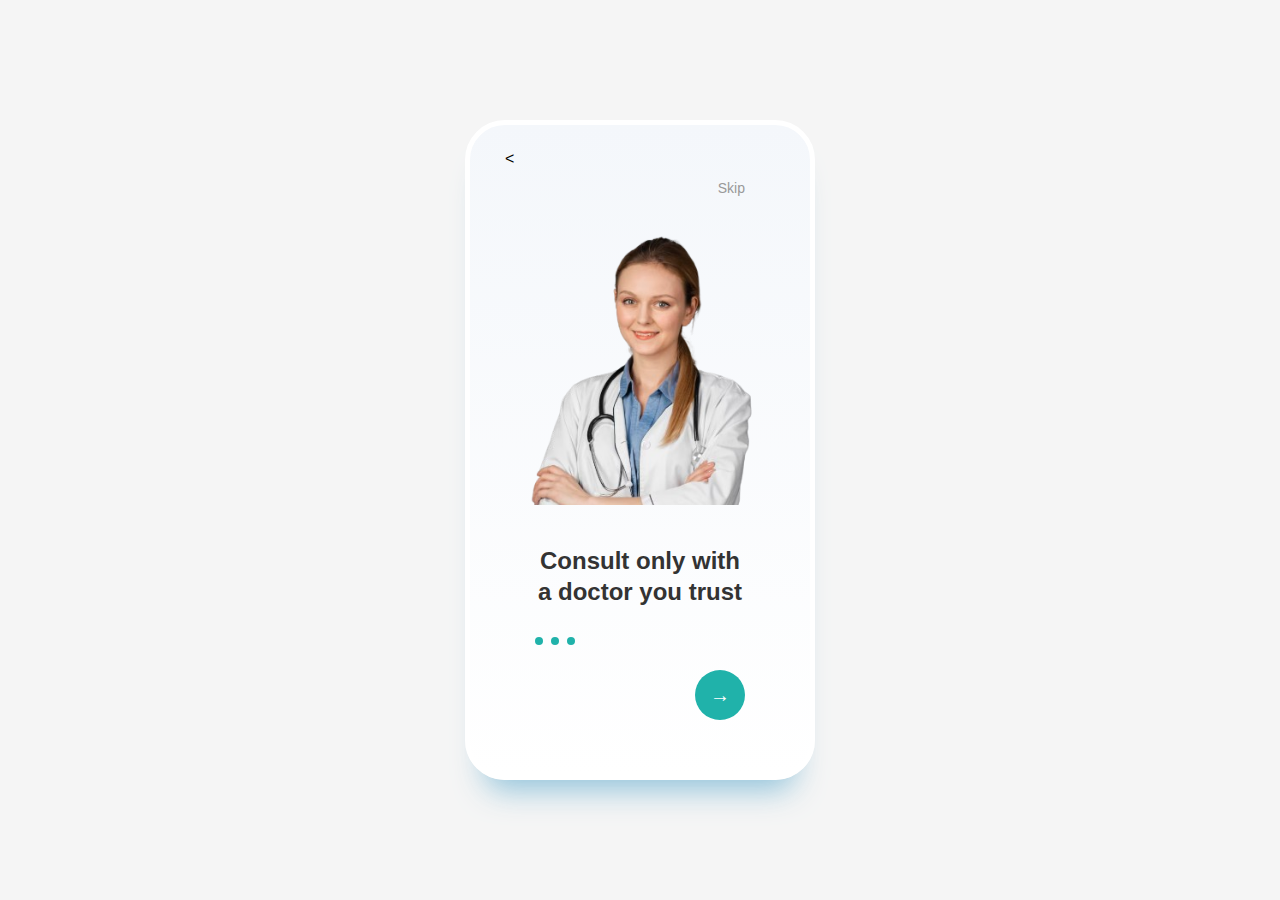
<file: UzMed/index.html>
<!DOCTYPE html>
<html lang="uz">
<head>
    <meta charset="UTF-8">
    <meta name="viewport" content="width=device-width, initial-scale=1.0">
    <title>Doctor Consultation</title>
    <link rel="stylesheet" href="./css/Registet.css">
</head>
<body>
    <div class="container">
        <div class="carousel">
           
            <div class="slide active" data-slide="1">
                <div class="skip-text">Skip</div>
                <div class="doctor-image">
                   <img src="./img/Screenshot_2025-09-14_103232-removebg-preview.png" alt="Doctor">
                </div>
                <div class="slide-content">
                    <h2>Consult only with a doctor you trust</h2>
                    <div class="features">
                        <div class="feature-dot"></div>
                        <div class="feature-dot"></div>
                        <div class="feature-dot"></div>
                    </div>
                </div>
                <button class="next-button" onclick="nextSlide()">→</button>
            </div>

            <
            <div class="slide" data-slide="2">
                <div class="skip-text">Skip</div>
                <div class="doctor-image">
                    <img src="./img/Screenshot_2025-09-14_103739-removebg-preview.png" alt="Doctor" />
                </div>
                <div class="slide-content">
                    <h2>Find a lot of specialist doctors in one place</h2>
                    <div class="features">
                        <div class="feature-dot"></div>
                        <div class="feature-dot"></div>
                        <div class="feature-dot"></div>
                    </div>
                </div>
                <button class="next-button" onclick="nextSlide()">→</button>
            </div>

            
            <div class="slide" data-slide="3">
                <div class="skip-text">Skip</div>
                <div class="doctor-image">
                    <img src="./img/Screenshot_2025-09-14_104203-removebg-preview.png" alt="Doctor">
                </div>
                <div class="slide-content">
                    <h2>Get connect our Online Consultation</h2>
                    <div class="features">
                        <div class="feature-dot"></div>
                        <div class="feature-dot"></div>
                        <div class="feature-dot"></div>
                    </div>
                </div>
               <a href="/java/login.html"><button class="next-button" onclick="nextSlide()" >→</button></a> 
            </div>

            




    <script src="./js/register.js"></script>
</body>
</html>
</file>
<file: UzMed/css/Registet.css>
* {
    margin: 0;
    padding: 0;
    box-sizing: border-box;
}

body {
    font-family: -apple-system, BlinkMacSystemFont, 'Segoe UI', Roboto, sans-serif;
    background-color: #f5f5f5;
    min-height: 100vh;
    display: flex;
    align-items: center;
    justify-content: center;
    padding: 20px;
}

.container {
    width: 100%;
    max-width: 400px;
    background: white;
    border-radius: 16px;
    box-shadow: 0 4px 20px rgba(0, 0, 0, 0.1);
    overflow: hidden;
    position: relative;
}

.carousel {
    position: relative;
    height: 600px;
    overflow: hidden;
}

.slide {
    position: absolute;
    top: 0;
    left: 0;
    width: 100%;
    height: 100%;
    opacity: 0;
    transform: translateX(100%);
    transition: all 0.5s ease-in-out;
    display: flex;
    flex-direction: column;
    align-items: center;
    justify-content: center;
    padding: 40px 30px;
    text-align: center;
}

.slide.active {
    opacity: 1;
    transform: translateX(0);
}

.slide.prev {
    transform: translateX(-100%);
}

.doctor-image {
    width: 280px;
    height: 280px;
    margin-bottom: 40px;
    position: relative;
}

.doctor-image img {
    width: 100%;
    height: 100%;
    object-fit: cover;
    border-radius: 16px;
}

.slide-content h2 {
    font-size: 24px;
    font-weight: 600;
    color: #333;
    margin-bottom: 30px;
    line-height: 1.3;
    max-width: 300px;
}

.slide-content p {
    font-size: 16px;
    color: #666;
    line-height: 1.5;
    margin-bottom: 40px;
    max-width: 320px;
}

.features {
    display: flex;
    gap: 8px;
    margin-bottom: 30px;
}

.feature-dot {
    width: 8px;
    height: 8px;
    background: #20b2aa;
    border-radius: 50%;
}

.next-button {
    position: absolute;
    bottom: 30px;
    right: 30px;
    width: 50px;
    height: 50px;
    background: #20b2aa;
    border: none;
    border-radius: 50%;
    color: white;
    cursor: pointer;
    display: flex;
    align-items: center;
    justify-content: center;
    font-size: 20px;
    transition: background 0.3s ease;
}

.next-button:hover {
    background: #1a9a92;
}

.skip-text {
    position: absolute;
    top: 30px;
    right: 30px;
    color: #999;
    font-size: 14px;
    cursor: pointer;
}

/* Signup Form Styles */
.signup-slide {
    background: linear-gradient(135deg, #20b2aa, #48cae4);
    color: white;
    padding: 60px 40px;
}

.signup-slide h2 {
    color: white;
    font-size: 28px;
    margin-bottom: 40px;
}

.form-group {
    margin-bottom: 20px;
    text-align: left;
}

.form-group label {
    display: block;
    margin-bottom: 8px;
    font-size: 14px;
    font-weight: 500;
}

.form-group input {
    width: 100%;
    padding: 15px;
    border: none;
    border-radius: 8px;
    font-size: 16px;
    background: rgba(255, 255, 255, 0.9);
    color: #333;
}

.form-group input::placeholder {
    color: #999;
}

.signup-button {
    width: 100%;
    padding: 15px;
    background: white;
    color: #20b2aa;
    border: none;
    border-radius: 8px;
    font-size: 16px;
    font-weight: 600;
    cursor: pointer;
    transition: all 0.3s ease;
}

.signup-button:hover {
    transform: translateY(-2px);
    box-shadow: 0 4px 12px rgba(0, 0, 0, 0.2);
}

/* Responsive */
@media (max-width: 480px) {
    .container {
        max-width: 350px;
        margin: 10px;
    }

    .carousel {
        height: 550px;
    }

    .doctor-image {
        width: 240px;
        height: 240px;
        margin-bottom: 30px;
    }

    .slide-content h2 {
        font-size: 20px;
        margin-bottom: 20px;
    }

    .slide {
        padding: 30px 20px;
    }
}

.container {
  max-width: 350px;
  background: #F8F9FD;
  background: linear-gradient(0deg, rgb(255, 255, 255) 0%, rgb(244, 247, 251) 100%);
  border-radius: 40px;
  padding: 25px 35px;
  border: 5px solid rgb(255, 255, 255);
  box-shadow: rgba(133, 189, 215, 0.8784313725) 0px 30px 30px -20px;
  margin: 20px;
}

.heading {
  text-align: center;
  font-weight: 900;
  font-size: 30px;
  color: rgb(16, 137, 211);
}

.form {
  margin-top: 20px;
}

.form .input {
  width: 100%;
  background: white;
  border: none;
  padding: 15px 20px;
  border-radius: 20px;
  margin-top: 15px;
  box-shadow: #cff0ff 0px 10px 10px -5px;
  border-inline: 2px solid transparent;
}

.form .input::-moz-placeholder {
  color: rgb(170, 170, 170);
}

.form .input::placeholder {
  color: rgb(170, 170, 170);
}

.form .input:focus {
  outline: none;
  border-inline: 2px solid #12B1D1;
}

.form .forgot-password {
  display: block;
  margin-top: 10px;
  margin-left: 10px;
}

.form .forgot-password a {
  font-size: 11px;
  color: #0099ff;
  text-decoration: none;
}

.form .login-button {
  display: block;
  width: 100%;
  font-weight: bold;
  background: linear-gradient(45deg, rgb(16, 137, 211) 0%, rgb(18, 177, 209) 100%);
  color: white;
  padding-block: 15px;
  margin: 20px auto;
  border-radius: 20px;
  box-shadow: rgba(133, 189, 215, 0.8784313725) 0px 20px 10px -15px;
  border: none;
  transition: all 0.2s ease-in-out;
}

.form .login-button:hover {
  transform: scale(1.03);
  box-shadow: rgba(133, 189, 215, 0.8784313725) 0px 23px 10px -20px;
}

.form .login-button:active {
  transform: scale(0.95);
  box-shadow: rgba(133, 189, 215, 0.8784313725) 0px 15px 10px -10px;
}

.social-account-container {
  margin-top: 25px;
}

.social-account-container .title {
  display: block;
  text-align: center;
  font-size: 10px;
  color: rgb(170, 170, 170);
}

.social-account-container .social-accounts {
  width: 100%;
  display: flex;
  justify-content: center;
  gap: 15px;
  margin-top: 5px;
}

.social-account-container .social-accounts .social-button {
  background: linear-gradient(45deg, rgb(0, 0, 0) 0%, rgb(112, 112, 112) 100%);
  border: 5px solid white;
  padding: 5px;
  border-radius: 50%;
  width: 40px;
  aspect-ratio: 1;
  display: grid;
  place-content: center;
  box-shadow: rgba(133, 189, 215, 0.8784313725) 0px 12px 10px -8px;
  transition: all 0.2s ease-in-out;
}

.social-account-container .social-accounts .social-button .svg {
  fill: white;
  margin: auto;
}

.social-account-container .social-accounts .social-button:hover {
  transform: scale(1.2);
}

.social-account-container .social-accounts .social-button:active {
  transform: scale(0.9);
}

.agreement {
  display: block;
  text-align: center;
  margin-top: 15px;
}

.agreement a {
  text-decoration: none;
  color: #0099ff;
  font-size: 9px;
}
</file>
